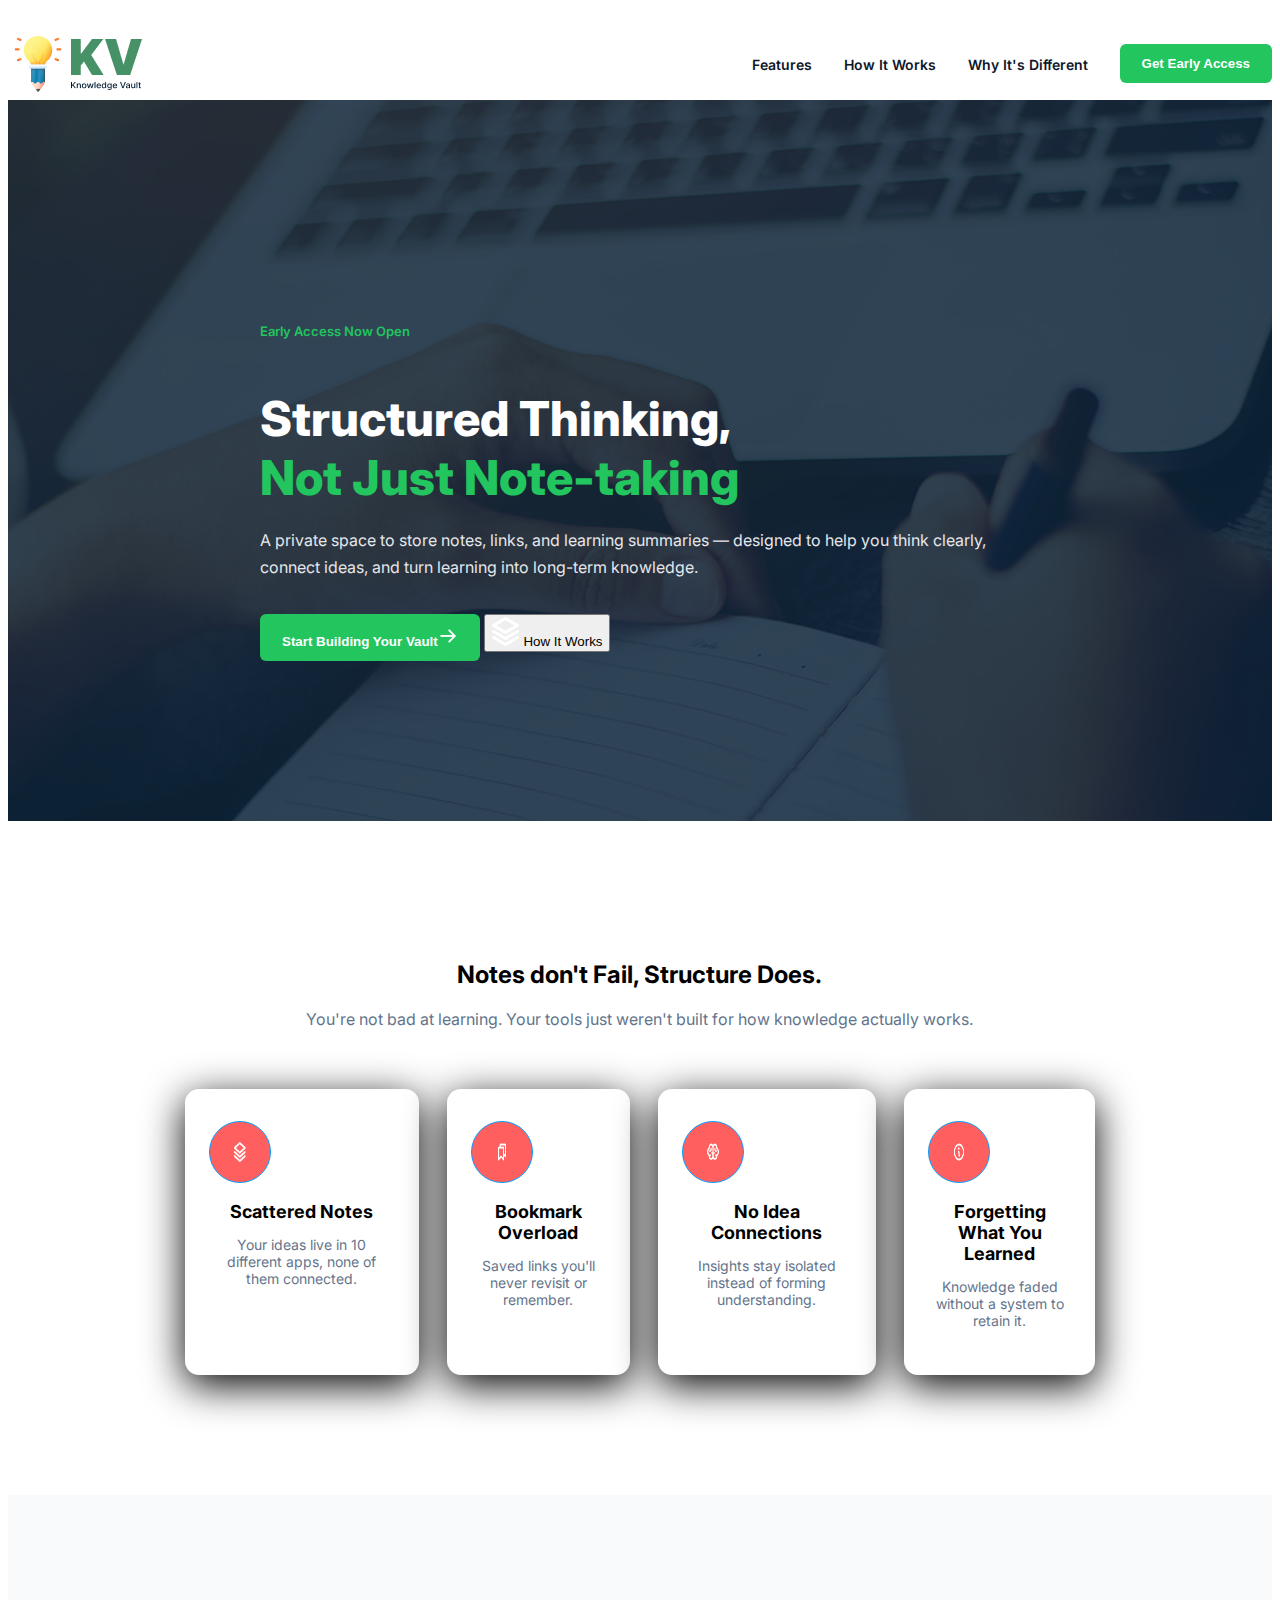
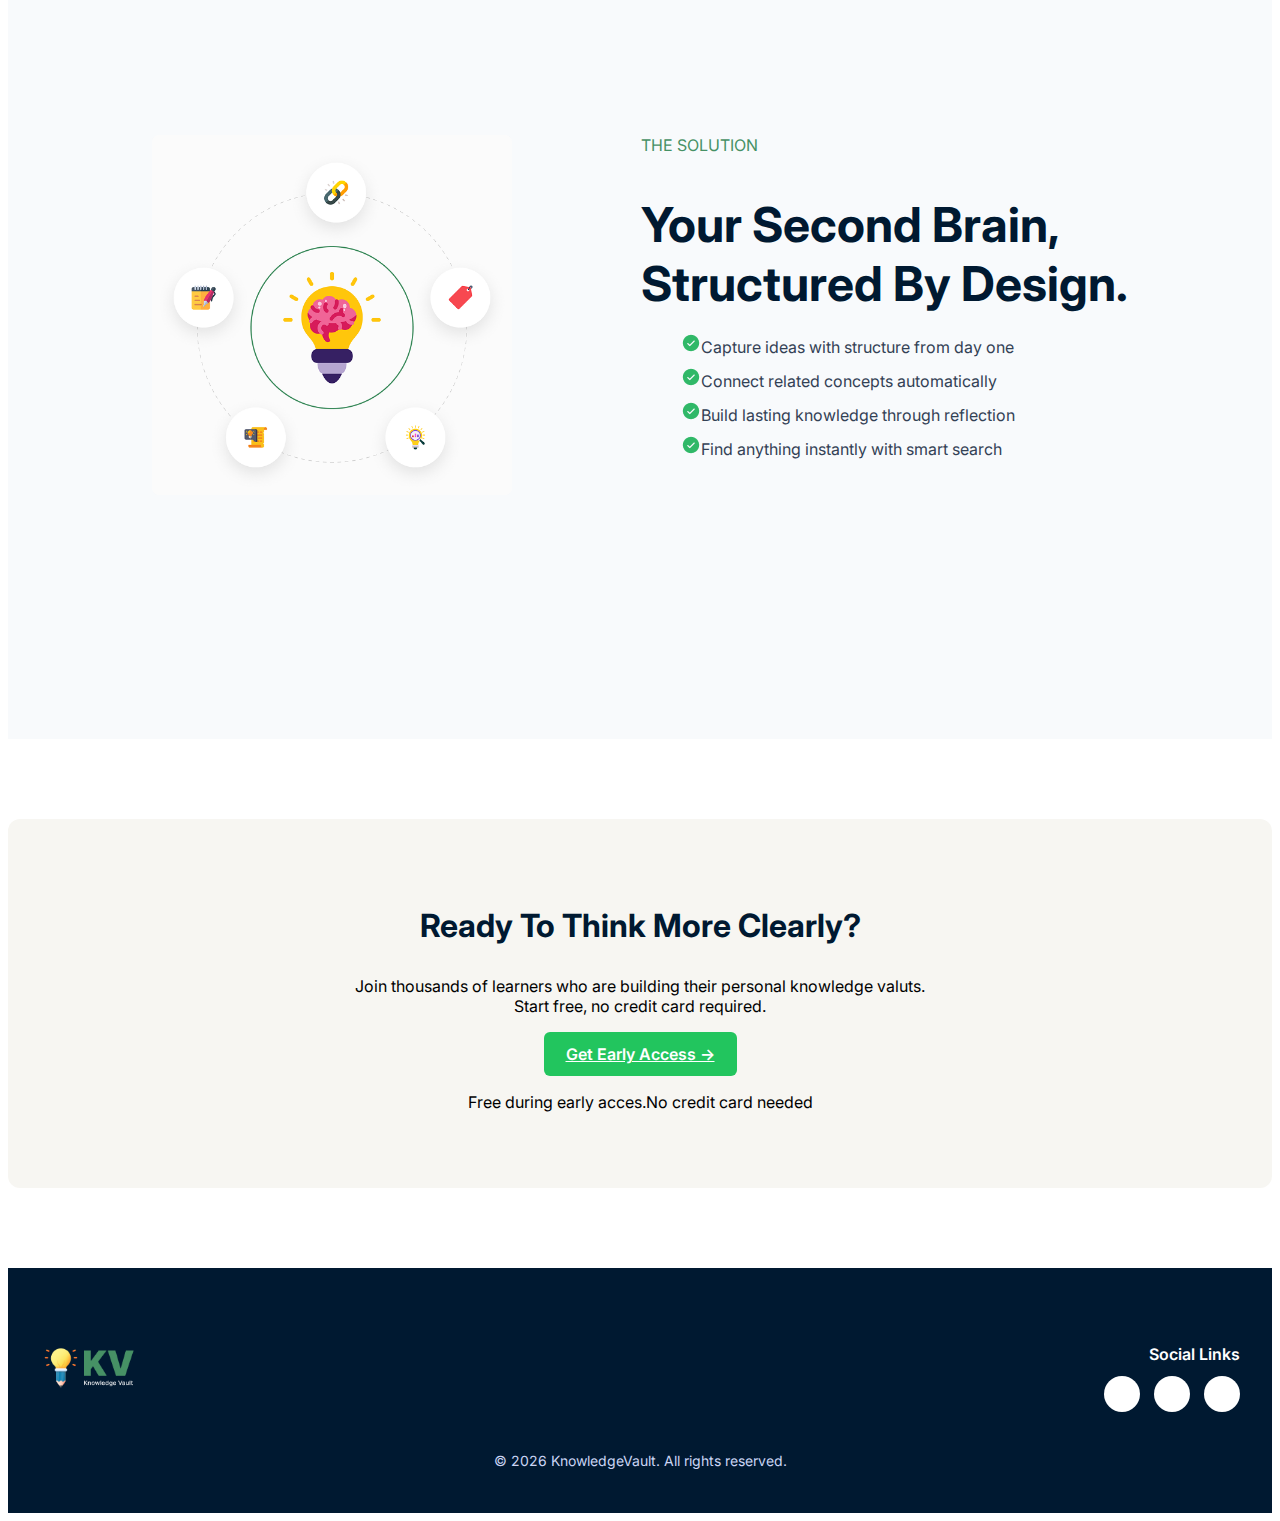
<file: index.html>
<!DOCTYPE html>
<html lang="en">
<head>
    <meta charset="UTF-8">
    <meta name="viewport" content="width=device-width, initial-scale=1.0">
    <title>assignment 1</title>
    <link href="https://fonts.googleapis.com/css2?family=Inter:wght@400;600;700;800&display=swap" rel="stylesheet">

    <link rel="stylesheet" href="styles/styles.css">
</head>
<body>
    <header class="header">
    <div class="nav-wrapper">

        <div class="logo">
            <img src="assets/logo-navbar.png">
        </div>

        <ul class="nav-menu">
            <li><a href="">Features</a></li>
            <li><a href="">How It Works</a></li>
            <li><a href="">Why It's Different</a></li>
            <li><button class="btn">Get Early Access</button></li>
        </ul>

    </div>
</header>
<section class="hero">
  <div class="herover">
    <div class="container-hero-content">
    <span class="early-access">Early Access Now Open</span>
    <h1>Structured Thinking,<br><span>Not Just Note-taking</span></h1>
    <p>
        A private space to store notes, links, and learning summaries — designed to
help you think clearly, connect ideas, and turn learning into long-term knowledge.
    </p>
    <div class="hero-action">
        <button class="btn">Start Building Your Vault<img src="assets/ArrowRight.png"></button>
        <button class="btn-secondary"><img src="assets/Vector.png"> How It Works</button>
    </div>
  </div>
  </div>

</section>
<section class="problems">
    <div class="container">
        <h2>Notes don't Fail, Structure Does.</h2>
        <p class="subtitle">
            You're not bad at learning. Your tools just weren't built for how knowledge actually works.
        </p>
        <div class="problem-cards">
            <div class="problem-card">
                <div class="circle-container">
                    <img src="assets/Vector.png" alt="vector">
                </div>
                <h3>Scattered Notes</h3>
                <p>
                    Your ideas live in 10 different apps, none of them connected.
                </p>
                </div>
                <div class="problem-card">
                    <div class="circle-container">
                        <img src="assets/Bookmarks.png" alt="bookmarks">
                    </div>
                    
                    <h3>Bookmark Overload</h3>
                    <p>
                       Saved links you'll never revisit or remember. 
                    </p>
                </div>
                <div class="problem-card">
                    <div class="circle-container"><img src="assets/Brain.png" alt="brain"></div>
                    
                    <h3>No Idea Connections</h3>
                    <p>Insights stay isolated instead of forming understanding.</p>
                </div>
                <div class="problem-card">
                    <div class="circle-container"><img src="assets/Info.png" alt="info"></div>
                    <h3>Forgetting What You Learned</h3>
                    <p>Knowledge faded without a system to retain it.</p>
                </div>
            </div>
        </div>
    </div>
</section>
<section class="solution">
<div class="container-solution-wrapper">
    <div class="solution-image">
        <img src="assets/knowledge.png">
    </div>
    <div class="solution-text"><span class="label">THE SOLUTION</span>
    <h2>Your Second Brain,<br>Structured By Design.</h2>

<ul>
<li><img src="assets/CheckCircle.png">Capture ideas with structure from day one</li>
<li><img src="assets/CheckCircle.png">Connect related concepts automatically</li>
<li><img src="assets/CheckCircle.png">Build lasting knowledge through reflection</li>
<li><img src="assets/CheckCircle.png">Find anything instantly with smart search</li>

</ul>

    </div>
</div>
</section>
<section class="rttc">
    <div class="container-rrtc">
        <div class="rttc-card"><h2>Ready To Think More Clearly?</h2>
        <p class="rrtc-description">
            Join thousands of learners who are building their personal knowledge valuts.<br>
            Start free, no credit card required.
        </p>
        <a href="" class="btn">Get Early Access &rarr;</a>
        <p class="rttc-note">Free during early acces.No credit card needed</p>
        </div>
    </div>
</section>

<footer class="site-footer">


    <div class="footer-top">
        <div class="footer-brand">
           <img src="assets/logo-footer.png" >

    </div>
    <div class="footer-social">
        <p>Social Links</p>
        <div class="social-icons">
           <a href="#"><i class="fa-brands fa-x-twitter"></i></a>
                <a href="#"><i class="fa-brands fa-linkedin-in"></i></a>
                <a href="#"><i class="fa-brands fa-facebook-f"></i></a> 
        
        </div>
    </div>
</div>
 <div class="footer-divider"></div>
    <p class="footer-copy">&copy; 2026 KnowledgeVault. All rights reserved.</p>
</footer>
</body>
</html>
</file>
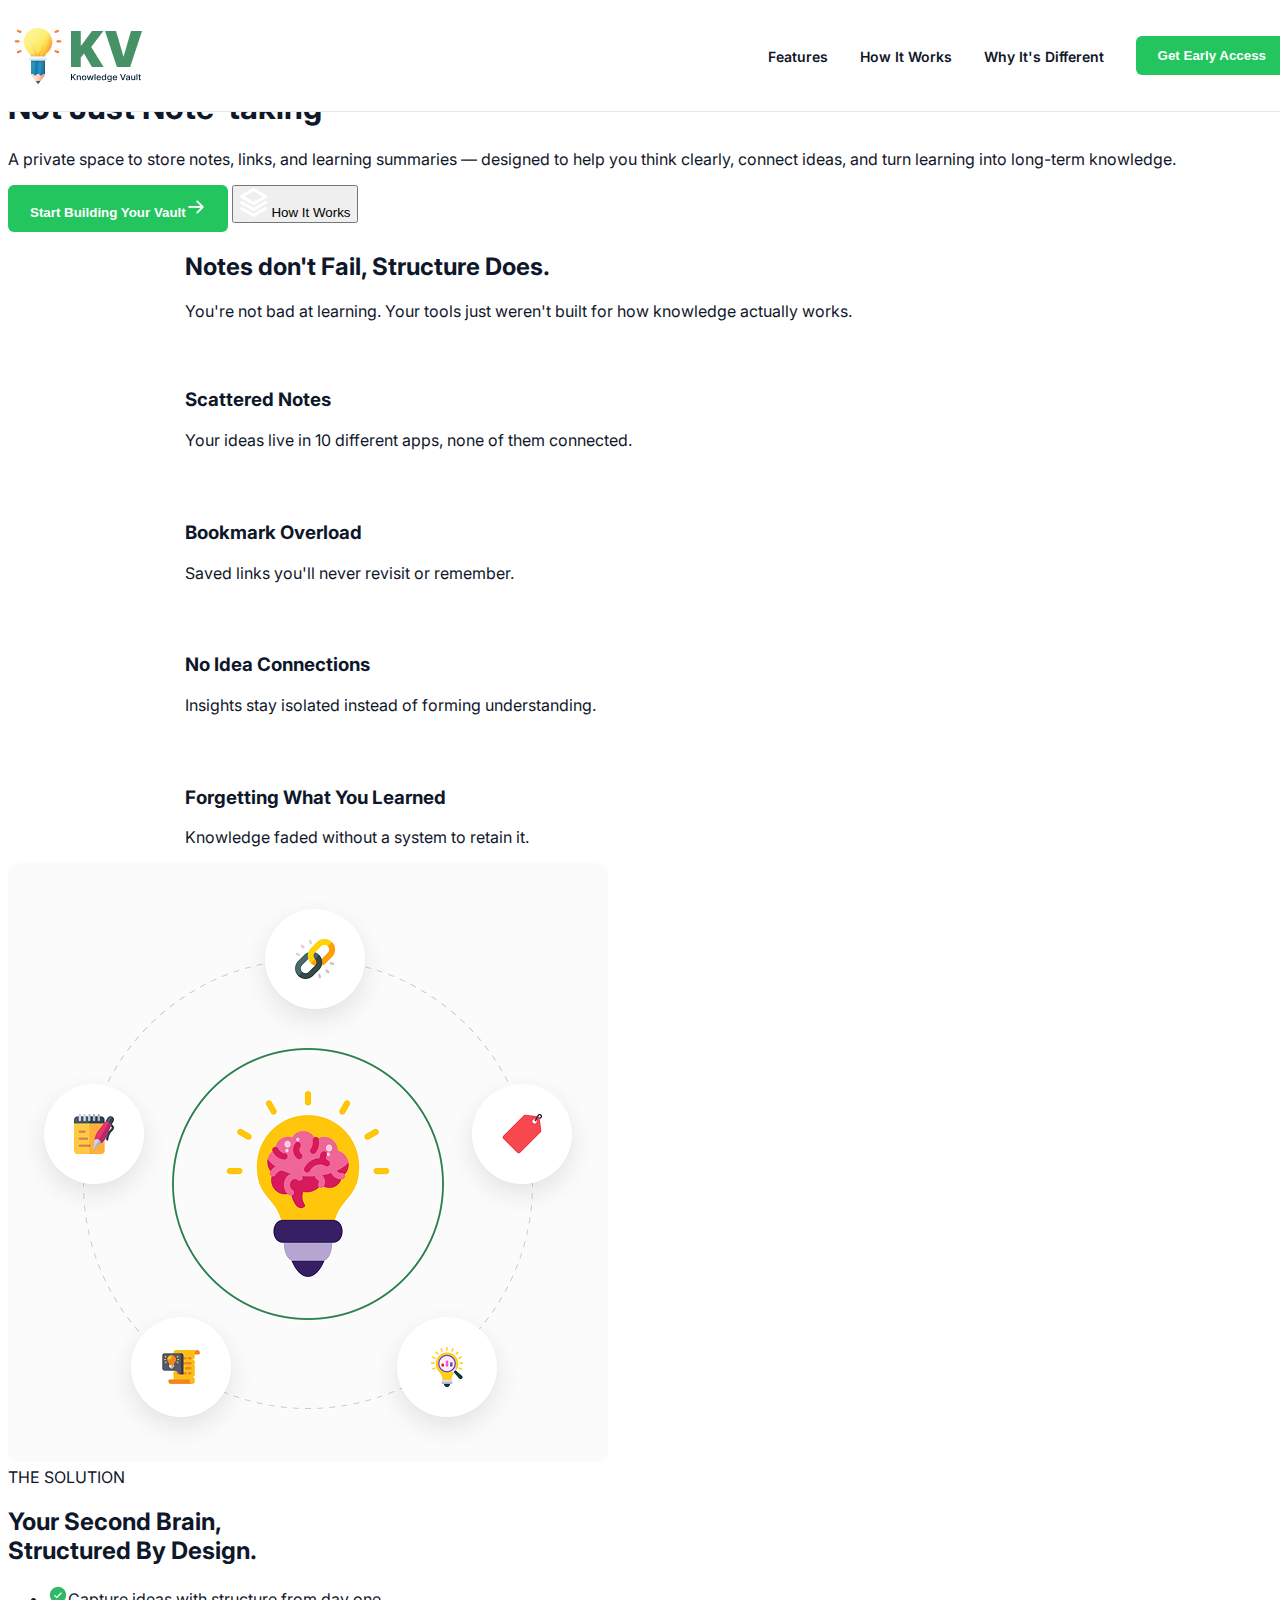
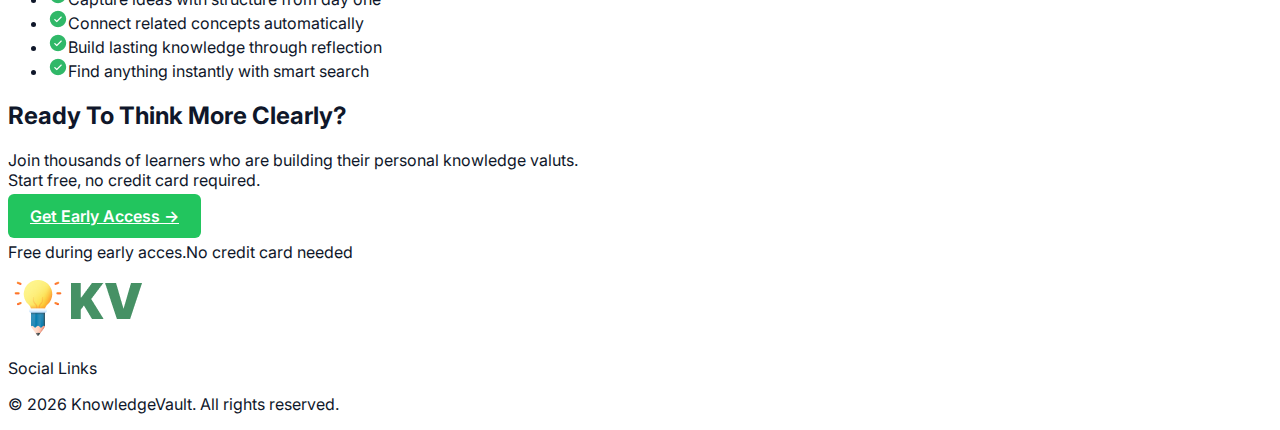
<file: B13-A01-Knowledge-Vault/index.html>
<!DOCTYPE html>
<html lang="en">
<head>
    <meta charset="UTF-8">
    <meta name="viewport" content="width=device-width, initial-scale=1.0">
    <title>assignment 1</title>
    <link href="https://fonts.googleapis.com/css2?family=Inter:wght@400;600;700;800&display=swap" rel="stylesheet">

    <link rel="stylesheet" href="styles/styles.css">
</head>
<body>
    <header class="header">
    <div class="nav-wrapper">

        <div class="logo">
            <img src="assets/logo-navbar.png">
        </div>

        <ul class="nav-menu">
            <li><a href="">Features</a></li>
            <li><a href="">How It Works</a></li>
            <li><a href="">Why It's Different</a></li>
            <li><button class="btn">Get Early Access</button></li>
        </ul>

    </div>
</header>
<section class="hero">
  <div class="herover">
    <div class="container-hero-content">
    <span class="early-access">Early Access Now Open</span>
    <h1>Structured Thinking,<br><span>Not Just Note-taking</span></h1>
    <p>
        A private space to store notes, links, and learning summaries — designed to
help you think clearly, connect ideas, and turn learning into long-term knowledge.
    </p>
    <div class="hero-action">
        <button class="btn">Start Building Your Vault<img src="assets/ArrowRight.png"></button>
        <button class="btn-secondary"><img src="assets/Vector.png"> How It Works</button>
    </div>
  </div>
  </div>

</section>
<section class="problems">
    <div class="container">
        <h2>Notes don't Fail, Structure Does.</h2>
        <p class="subtitle">
            You're not bad at learning. Your tools just weren't built for how knowledge actually works.
        </p>
        <div class="problem-cards">
            <div class="problem-card">
                <div class="circle-container">
                    <img src="assets/Vector.png" alt="vector">
                </div>
                <h3>Scattered Notes</h3>
                <p>
                    Your ideas live in 10 different apps, none of them connected.
                </p>
                </div>
                <div class="problem-card">
                    <div class="circle-container">
                        <img src="assets/Bookmarks.png" alt="bookmarks">
                    </div>
                    
                    <h3>Bookmark Overload</h3>
                    <p>
                       Saved links you'll never revisit or remember. 
                    </p>
                </div>
                <div class="problem-card">
                    <div class="circle-container"><img src="assets/Brain.png" alt="brain"></div>
                    
                    <h3>No Idea Connections</h3>
                    <p>Insights stay isolated instead of forming understanding.</p>
                </div>
                <div class="problem-card">
                    <div class="circle-container"><img src="assets/Info.png" alt="info"></div>
                    <h3>Forgetting What You Learned</h3>
                    <p>Knowledge faded without a system to retain it.</p>
                </div>
            </div>
        </div>
    </div>
</section>
<section class="solution">
<div class="container-solution-wrapper">
    <div class="solution-image">
        <img src="assets/knowledge.png">
    </div>
    <div class="solution-text"><span class="label">THE SOLUTION</span>
    <h2>Your Second Brain,<br>Structured By Design.</h2>

<ul>
<li><img src="assets/CheckCircle.png">Capture ideas with structure from day one</li>
<li><img src="assets/CheckCircle.png">Connect related concepts automatically</li>
<li><img src="assets/CheckCircle.png">Build lasting knowledge through reflection</li>
<li><img src="assets/CheckCircle.png">Find anything instantly with smart search</li>

</ul>

    </div>
</div>
</section>
<section class="rttc">
    <div class="container-rrtc">
        <div class="rttc-card"><h2>Ready To Think More Clearly?</h2>
        <p class="rrtc-description">
            Join thousands of learners who are building their personal knowledge valuts.<br>
            Start free, no credit card required.
        </p>
        <a href="" class="btn">Get Early Access &rarr;</a>
        <p class="rttc-note">Free during early acces.No credit card needed</p>
        </div>
    </div>
</section>

<footer class="site-footer">


    <div class="footer-top">
        <div class="footer-brand">
           <img src="assets/logo-footer.png" >

    </div>
    <div class="footer-social">
        <p>Social Links</p>
        <div class="social-icons">
           <a href="#"><i class="fa-brands fa-x-twitter"></i></a>
                <a href="#"><i class="fa-brands fa-linkedin-in"></i></a>
                <a href="#"><i class="fa-brands fa-facebook-f"></i></a> 
        
        </div>
    </div>
</div>
 <div class="footer-divider"></div>
    <p class="footer-copy">&copy; 2026 KnowledgeVault. All rights reserved.</p>
</footer>
</body>
</html>
</file>
<file: styles/styles.css>
body {
    font-family: 'Inter', sans-serif;
    
}

.container {
    width: 72%;
    max-width: 1200px;
    margin: 0 auto;
}


.btn {
    background: #22c55e;
    color: #fff;
    border: none;
    padding: 12px 22px;
    font-weight: 600;
    border-radius: 6px;
    cursor: pointer;
    
}

.btn img{
    align-items: normal;
}


.header {
   /* position: fixed;
    top: 0;
    width: 100%;
    background: #ffffff;
    z-index: 1000;
    border-bottom: 1px solid #e5e7eb;*/
    width: 1600px;
    height: 92px;
    background: #ffffff;
    width: 100%;
}

.nav-wrapper {
    display: flex;
    justify-content: space-between;
    align-items: center;
    padding: 20px 0;
}

.logo {
    display: flex;
    align-items: center;
    gap: 8px;
    font-weight: 800;
    font-size: 20px;
}

.logo-text {
    color: #16a34a;
}

.nav-menu {
    list-style: none;
    display: flex;
    gap: 32px;
    align-items: center;
}

.nav-menu a {
    text-decoration: none;
    color: #0f172a;
    font-weight: 600;
    font-size: 14px;
}
.hero{
    background: url(../assets/hero-bg.png) center/cover no-repeat;
    padding:220px 0 160px;
    color:#ffffff;
}
.herover{
    display: flex;
    justify-content: center;
}
.container-hero-content {

    max-width:760px;
}
.early-access{
    display: inline-block;
    color:#22c55e ;
    font-size: 13px;
    font-weight: 600;
    margin-bottom: 18px;

}
.hero h1{
    font-size: 48px;
    font-weight: 800;
    margin-bottom: 20px;

}
 

.hero h1 span{
    color:#22c55e;

}
.hero p{
font-size: 16px;
line-height: 1.7;
color:#e5e7eb;
margin-bottom: 32px;

}
.hero-actions{
    display: flex;
    gap: 16px;
}
.problems{
    padding:120px 0;
    text-align: center;

}
.problem h2{
    font-size: 32px;
    font-weight: 800;
    margin-bottom: 12px;

}
.subtitle{
    color:#64748b;
    margin-bottom: 60px;

}
.problem-cards{
    display:flex;
    gap:28px;
    justify-content: space-between;
}
.problem-card{
    background: #ffffff;
    padding: 32px 24px;
    border-radius: 14px;
    box-shadow: 0 10px 40px;
    max-width: 260px;
}
.problem-card img{
    height: auto;
    
    max-width: 60%;

}
.circle-container{
    width:20px;
    height: 20px;
    background-color: #ff5f5f;
    border-radius: 50%;
    border:1px solid #00a2ff;
    display:flex;
    justify-content: center;
    padding: 20px;

}
.problem-card h3{
    font-size: 18px;
    margin-bottom: 10px;
}
.problem-card p{
    font-size: 14px;
    color:#64748b;
}
.solution{
    background: #f8fafc;
    padding:120px 0;
}
.container-solution-wrapper{
    display:flex;

    gap:80px;
    justify-content:space-around;
    padding: 120px;


}
.solution-image img{
    max-width: 360px;
    


}

.solution-text h2{
    font-size: 48px;
    font-weight: 700;
    margin-bottom: 20px;
    color: #001931;
}
.solution-text ul{
    list-style: none;
  
}
.solution-text li{
    margin-bottom: 10px;
    color: #334155;
}
.label{
    color: #469165;
    font-size: 16px;
    line-height: 20px;
}
.container-rttc{
    max-width: 1100px;
    margin:0 auto;
    padding: 0 20px;

}
.rttc{
    padding: 80px 0;
    background-color: #ffffff;

}
.rttc-card{
    background-color:#F7F6F2 ;
    padding: 60px 40px;
    border-radius: 12px;
    display: flex;
    flex-direction: column;
    align-items: center;
    justify-content: center;
    text-align: center;
}
.rttc-card h2{
    font-size: 32px;
    color:#001931;
    margin-bottom: 15px;
    font-weight:700;

}
.rttc-description{
    font-size: 16px;
    color: #627382;
    line-height: 1.6;
    margin-bottom: 30px;
}
.site-footer{
    background: #001931;
    padding: 60px 20px 30px;

}
.footer-top{
    max-width: 1200px;
    margin: 0 auto 40px;
    display: flex;
    justify-content: space-between;
    align-items: center;
}
.footer-brand img{
    height: 42px;

}
.footer-social{
    text-align: right;

}
.footer-social p{
    font-size: 16px;
    font-weight: 600;
    margin-bottom:12px;
    color:#FFFFFF;
}
.social-icons{
    display: flex;
    gap:14px;
    justify-content: flex-end;
}
.social-icons a{
    width:36px;
    height: 36px;
    border-radius: 50%;
    background: #ffffff;
    color: #02162d;
    display: flex;
    align-items: center;
    justify-content: center;
    font-size: 14px;
    transition: all 0.25s ease;
}
.social-icons a:hover{
    background-color: #22c55e;
    color: #FFFFFF;
}
.footer-copy {
    text-align: center;
    font-size: 14px;
    color: #cbd5f5;
}
</file>
<file: B13-A01-Knowledge-Vault/styles/styles.css>
body {
    font-family: 'Inter', sans-serif;
    color: #0f172a;
}

.container {
    width: 72%;
    max-width: 1200px;
    margin: 0 auto;
}

.btn {
    background: #22c55e;
    color: #fff;
    border: none;
    padding: 12px 22px;
    font-weight: 600;
    border-radius: 6px;
    cursor: pointer;
}



.header {
    position: fixed;
    top: 0;
    width: 100%;
    background: #ffffff;
    z-index: 1000;
    border-bottom: 1px solid #e5e7eb;
}

.nav-wrapper {
    display: flex;
    justify-content: space-between;
    align-items: center;
    padding: 20px 0;
}

.logo {
    display: flex;
    align-items: center;
    gap: 8px;
    font-weight: 800;
    font-size: 20px;
}

.logo-text {
    color: #16a34a;
}

.nav-menu {
    list-style: none;
    display: flex;
    gap: 32px;
    align-items: center;
}

.nav-menu a {
    text-decoration: none;
    color: #0f172a;
    font-weight: 600;
    font-size: 14px;
}
</file>
